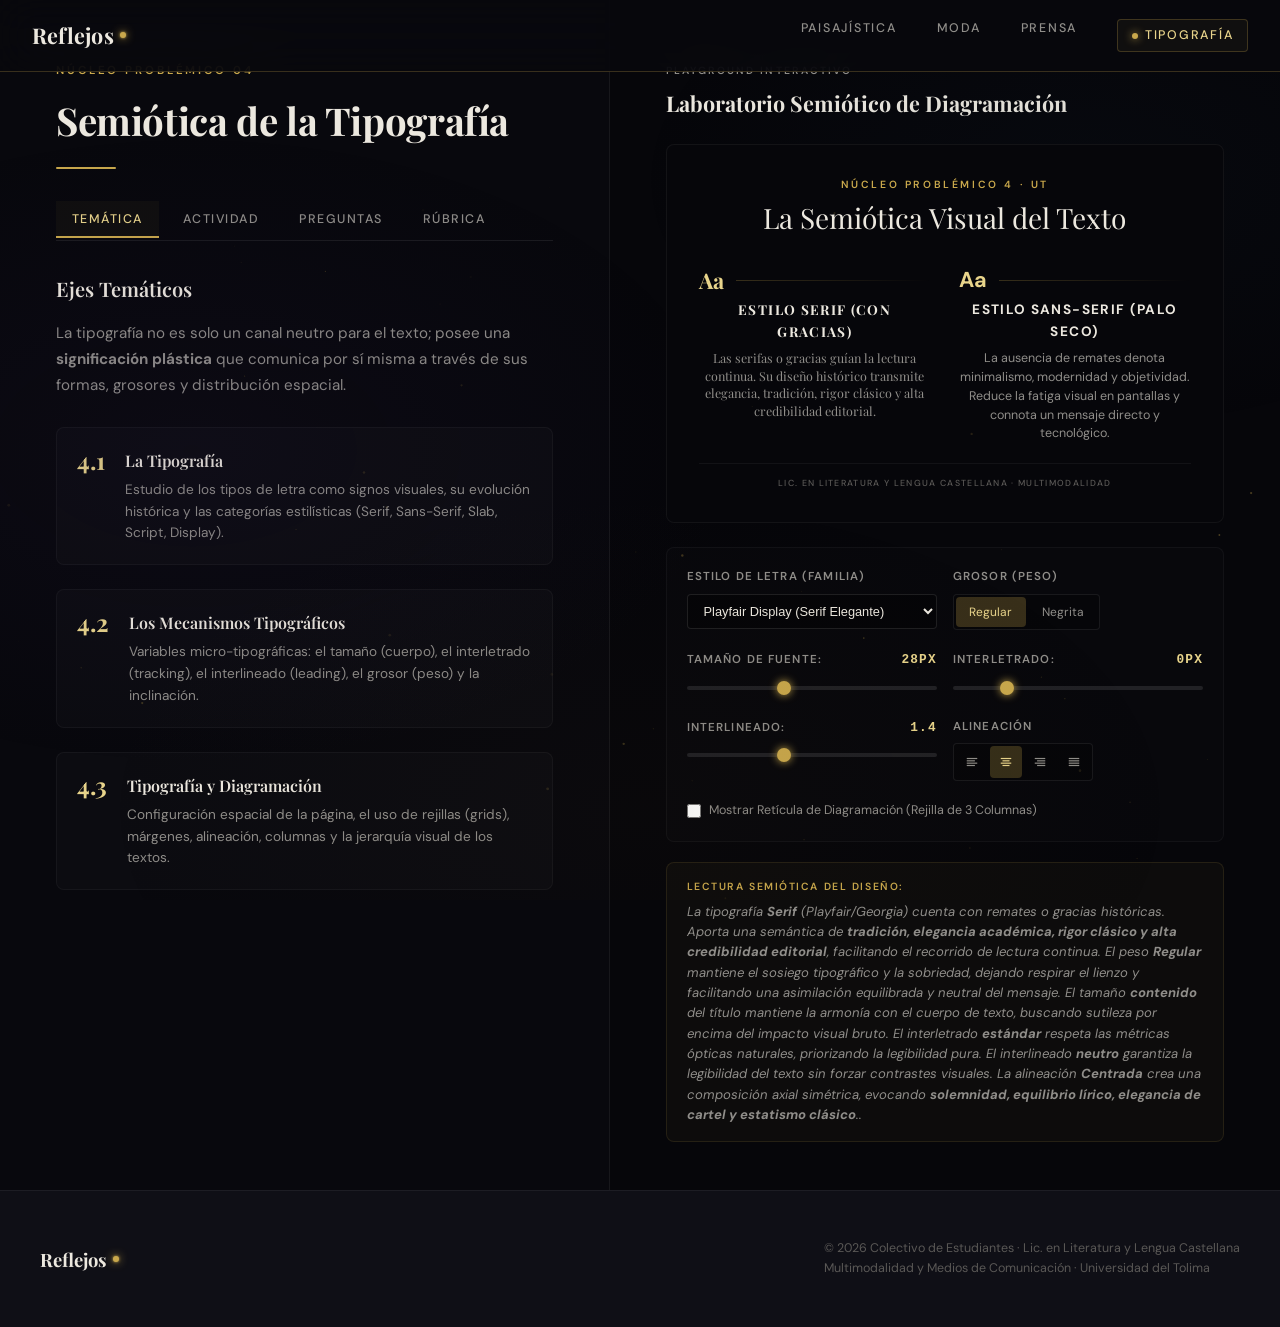
<file: tipografia.html>
<!DOCTYPE html>
<html lang="es">
<head>
    <meta charset="UTF-8">
    <meta name="viewport" content="width=device-width, initial-scale=1.0">
    <title>Taller de Semiótica de la Tipografía — Reflejos</title>

    <!-- SEO -->
    <meta name="description" content="Taller interactivo y laboratorio de semiótica tipográfica para el núcleo problémico 4. Licenciatura en Literatura y Lengua Castellana, Universidad del Tolima.">
    <meta name="author" content="Colectivo de Estudiantes">

    <!-- Fonts -->
    <link rel="preconnect" href="https://fonts.googleapis.com">
    <link rel="preconnect" href="https://fonts.gstatic.com" crossorigin>
    <link href="https://fonts.googleapis.com/css2?family=Playfair+Display:ital,wght@0,400;0,700;0,900;1,400;1,700&family=DM+Sans:ital,wght@0,300;0,400;0,500;0,700;1,300;1,400&display=swap" rel="stylesheet">

    <!-- Styles -->
    <link rel="stylesheet" href="index.css">
</head>
<body class="tipo-body-standalone">

    <!-- Golden floating particles -->
    <canvas id="particleCanvas" aria-hidden="true"></canvas>

    <!-- Ambient background gradients -->
    <div class="ambient-bg" aria-hidden="true"></div>

    <!-- ============================================ -->
    <!-- NAVIGATION                                    -->
    <!-- ============================================ -->
    <nav class="main-nav scrolled" id="mainNav">
        <div class="nav-inner">
            <a href="index.html" class="nav-logo">
                Reflejos<span class="nav-dot"></span>
            </a>
            <div class="nav-links" id="navLinks">
                <a href="index.html#paisajistica" data-sala="01">Paisajística</a>
                <a href="index.html#moda" data-sala="02">Moda</a>
                <a href="index.html#prensa" data-sala="03">Prensa</a>
                <a href="tipografia.html" class="nav-special-link active" data-sala="04">Tipografía</a>
            </div>
        </div>
    </nav>

    <!-- ============================================ -->
    <!-- MAIN WORKSPACE DASHBOARD                     -->
    <!-- ============================================ -->
    <main class="tipo-dashboard-main">
        <div class="tipo-dashboard-panel">
            <div class="tipo-modal-grid">
                <!-- Columna Izquierda: Guía de Aprendizaje -->
                <div class="tipo-guide-panel">
                    <div class="tipo-guide-header">
                        <span class="tipo-guide-subtitle">Núcleo Problémico 04</span>
                        <h2 class="tipo-guide-title">Semiótica de la Tipografía</h2>
                        <div class="tipo-guide-divider"></div>
                    </div>

                    <div class="tipo-tabs" role="tablist">
                        <button class="tipo-tab-btn active" data-tab="tab-tematica" role="tab" aria-selected="true">Temática</button>
                        <button class="tipo-tab-btn" data-tab="tab-actividad" role="tab" aria-selected="false">Actividad</button>
                        <button class="tipo-tab-btn" data-tab="tab-preguntas" role="tab" aria-selected="false">Preguntas</button>
                        <button class="tipo-tab-btn" data-tab="tab-rubrica" role="tab" aria-selected="false">Rúbrica</button>
                    </div>

                    <div class="tipo-tab-contents">
                        <!-- Tab Temática -->
                        <div class="tipo-tab-content active" id="tab-tematica" role="tabpanel">
                            <h3 class="tipo-content-title">Ejes Temáticos</h3>
                            <p class="tipo-content-intro">La tipografía no es solo un canal neutro para el texto; posee una <strong>significación plástica</strong> que comunica por sí misma a través de sus formas, grosores y distribución espacial.</p>
                            
                            <ul class="tipo-topic-list">
                                <li>
                                    <span class="topic-num">4.1</span>
                                    <div class="topic-info">
                                        <h4>La Tipografía</h4>
                                        <p>Estudio de los tipos de letra como signos visuales, su evolución histórica y las categorías estilísticas (Serif, Sans-Serif, Slab, Script, Display).</p>
                                    </div>
                                </li>
                                <li>
                                    <span class="topic-num">4.2</span>
                                    <div class="topic-info">
                                        <h4>Los Mecanismos Tipográficos</h4>
                                        <p>Variables micro-tipográficas: el tamaño (cuerpo), el interletrado (tracking), el interlineado (leading), el grosor (peso) y la inclinación.</p>
                                    </div>
                                </li>
                                <li>
                                    <span class="topic-num">4.3</span>
                                    <div class="topic-info">
                                        <h4>Tipografía y Diagramación</h4>
                                        <p>Configuración espacial de la página, el uso de rejillas (grids), márgenes, alineación, columnas y la jerarquía visual de los textos.</p>
                                    </div>
                                </li>
                            </ul>
                        </div>

                        <!-- Tab Actividad -->
                        <div class="tipo-tab-content" id="tab-actividad" role="tabpanel">
                            <h3 class="tipo-content-title">Orientaciones Tutoría 4</h3>
                            <div class="tipo-message-box">
                                <p><em>"Apreciad@s estudiantes y futuros profesionales de la educación. Reciban un cordial y afectuoso saludo de paz y bienestar."</em></p>
                            </div>
                            
                            <h4 class="tipo-section-subtitle">Instrucciones de Trabajo:</h4>
                            <ol class="tipo-steps-list">
                                <li><strong>Lectura y Consulta:</strong> Analizar el material suministrado y realizar búsquedas sobre la temática para tomar apuntes reflexivos de cara a la tutoría presencial.</li>
                                <li><strong>Actividad Práctica:</strong> Elaborar un producto gráfico diseñado por el <strong>CIPAS</strong> (ej. cartel, infografía, afiche, periódico, revista, folleto, catálogo o página editorial).</li>
                            </ol>

                            <div class="tipo-alert-box warning">
                                <span class="tipo-alert-icon">⚠</span>
                                <div class="tipo-alert-body">
                                    <strong>Recordatorio Importante:</strong>
                                    <p>Queda pendiente la actividad de fotografía correspondiente a la tutoría 3 para ser presentada en este próximo encuentro.</p>
                                </div>
                            </div>

                            <h4 class="tipo-section-subtitle">Referencias Bibliográficas:</h4>
                            <ul class="tipo-ref-list">
                                <li>
                                    <span class="ref-icon">📖</span>
                                    <div>
                                        <strong>Pérez, N. (2010)</strong>. <em>"Apuntes sobre semiótica en tipografía"</em>. Revista S. Bucaramanga, 4, p. 11-27.
                                    </div>
                                </li>
                                <li>
                                    <span class="ref-icon">📖</span>
                                    <div>
                                        <strong>Pérez, N. (2011)</strong>. <em>"Significación plástica de la tipografía desde la mirada de la semiótica visual"</em>. Revista KEPES, 8(7), p. 269-288.
                                    </div>
                                </li>
                            </ul>
                        </div>

                        <!-- Tab Preguntas -->
                        <div class="tipo-tab-content" id="tab-preguntas" role="tabpanel">
                            <h3 class="tipo-content-title">Preguntas Generadoras</h3>
                            <p class="tipo-content-intro">Usa este espacio para reflexionar y redactar tus apuntes para la tutoría. Tus respuestas se guardarán de forma local y podrás descargarlas.</p>
                            
                            <div class="tipo-qa-form">
                                <div class="tipo-qa-group">
                                    <label for="q1">1. ¿Qué es la tipografía?</label>
                                    <textarea id="q1" placeholder="Escribe tu reflexión aquí..."></textarea>
                                </div>
                                <div class="tipo-qa-group">
                                    <label for="q2">2. ¿Cuáles son los elementos constitutivos de la tipografía?</label>
                                    <textarea id="q2" placeholder="Escribe tu reflexión aquí..."></textarea>
                                </div>
                                <div class="tipo-qa-group">
                                    <label for="q3">3. ¿Qué lugar ocupa la tipografía en la diagramación de un texto?</label>
                                    <textarea id="q3" placeholder="Escribe tu reflexión aquí..."></textarea>
                                </div>
                                <div class="tipo-qa-actions">
                                    <button type="button" class="tipo-btn tipo-btn--secondary" id="btnSaveDraft">Guardar Borrador</button>
                                    <button type="button" class="tipo-btn tipo-btn--primary" id="btnDownloadNotes">
                                        <svg viewBox="0 0 24 24" width="16" height="16" fill="none" stroke="currentColor" stroke-width="2" style="margin-right:6px;"><path d="M21 15v4a2 2 0 0 1-2 2H5a2 2 0 0 1-2-2v-4"></path><polyline points="7 10 12 15 17 10"></polyline><line x1="12" y1="15" x2="12" y2="3"></line></svg>
                                        Descargar Apuntes (.txt)
                                    </button>
                                </div>
                            </div>
                        </div>

                        <!-- Tab Rúbrica -->
                        <div class="tipo-tab-content" id="tab-rubrica" role="tabpanel">
                            <h3 class="tipo-content-title">Rúbrica de Evaluación</h3>
                            <p class="tipo-content-intro">Aspectos que se tendrán en cuenta para la valoración del trabajo individual y grupal (CIPAS) durante la socialización presencial.</p>
                            
                            <div class="tipo-rubric-grid">
                                <div class="tipo-rubric-card">
                                    <span class="rubric-score">✓</span>
                                    <h4>Participación y Argumentación</h4>
                                    <p>Calidad y rigor de las intervenciones del CIPAS en el encuentro presencial.</p>
                                </div>
                                <div class="tipo-rubric-card">
                                    <span class="rubric-score">✓</span>
                                    <h4>Apropiación Temática</h4>
                                    <p>Demostrar apropiación de la tipografía y su rol en la diagramación.</p>
                                </div>
                                <div class="tipo-rubric-card">
                                    <span class="rubric-score">✓</span>
                                    <h4>Sustentación y Autoevaluación</h4>
                                    <p>Capacidad para sustentar los aprendizajes adquiridos y autoevaluarse.</p>
                                </div>
                                <div class="tipo-rubric-card">
                                    <span class="rubric-score">✓</span>
                                    <h4>Aporte Crítico y Creatividad</h4>
                                    <p>Profundidad conceptual en los comentarios y diseño creativo del producto.</p>
                                </div>
                            </div>
                        </div>
                    </div>
                </div>

                <!-- Columna Derecha: Laboratorio de Tipografía -->
                <div class="tipo-lab-panel">
                    <div class="tipo-lab-header">
                        <span class="tipo-lab-subtitle">Playground Interactivo</span>
                        <h3 class="tipo-lab-title">Laboratorio Semiótico de Diagramación</h3>
                    </div>

                    <!-- El Lienzo (Live Preview) -->
                    <div class="tipo-preview-canvas" id="tipoPreviewCanvas">
                        <!-- Column Grids overlayed -->
                        <div class="tipo-grid-overlay" id="tipoGridOverlay">
                            <span></span>
                            <span></span>
                            <span></span>
                        </div>
                        
                        <!-- Visual poster mockup content -->
                        <div class="tipo-poster-mockup" id="tipoPosterMockup">
                            <!-- Cabecera de la infografía -->
                            <header class="tipo-info-header">
                                <span class="tipo-info-tag tipo-poster-tag" id="tipoPreviewTag">NÚCLEO PROBLÉMICO 4 · UT</span>
                                <h1 class="tipo-info-title tipo-poster-title" id="tipoPreviewTitle">La Semiótica Visual del Texto</h1>
                            </header>
                            
                            <!-- Cuerpo estructurado en columnas de infografía -->
                            <div class="tipo-info-grid">
                                <!-- Bloque 1: Estilo Serif -->
                                <div class="tipo-info-block tipo-info-block--serif">
                                    <div class="tipo-info-num-wrap">
                                        <span class="tipo-info-num" style="font-family: var(--font-display), Georgia, serif;">Aa</span>
                                        <span class="tipo-info-line"></span>
                                    </div>
                                    <h4 class="tipo-info-block-title">Estilo Serif (Con Gracias)</h4>
                                    <p class="tipo-info-block-text tipo-poster-body" id="tipoPreviewBody">
                                        Las serifas o gracias guían la lectura continua. Su diseño histórico transmite elegancia, tradición, rigor clásico y alta credibilidad editorial.
                                    </p>
                                </div>
                                
                                <!-- Bloque 2: Estilo Sans-Serif -->
                                <div class="tipo-info-block tipo-info-block--sans">
                                    <div class="tipo-info-num-wrap">
                                        <span class="tipo-info-num" style="font-family: var(--font-body), 'DM Sans', sans-serif;">Aa</span>
                                        <span class="tipo-info-line"></span>
                                    </div>
                                    <h4 class="tipo-info-block-title">Estilo Sans-Serif (Palo Seco)</h4>
                                    <p class="tipo-info-block-text">
                                        La ausencia de remates denota minimalismo, modernidad y objetividad. Reduce la fatiga visual en pantallas y connota un mensaje directo y tecnológico.
                                    </p>
                                </div>
                            </div>

                            <!-- Pie de la infografía -->
                            <footer class="tipo-info-footer">
                                <span class="tipo-info-source tipo-poster-source" id="tipoPreviewSource">LIC. EN LITERATURA Y LENGUA CASTELLANA · MULTIMODALIDAD</span>
                            </footer>
                        </div>
                    </div>

                    <!-- Los Controles -->
                    <div class="tipo-controls-panel">
                        <div class="tipo-control-row">
                            <div class="tipo-control-group">
                                <label for="ctrlFont">Estilo de Letra (Familia)</label>
                                <select id="ctrlFont">
                                    <option value="var(--font-display)">Playfair Display (Serif Elegante)</option>
                                    <option value="var(--font-body)">DM Sans (Sans-Serif Moderna)</option>
                                    <option value="'Courier New', monospace">Courier (Slab-Serif Mecánica)</option>
                                    <option value="'Georgia', serif">Georgia (Editorial Tradicional)</option>
                                    <option value="'Trebuchet MS', sans-serif">Trebuchet (Funcional/Limpia)</option>
                                </select>
                            </div>
                            
                            <div class="tipo-control-group">
                                <label>Grosor (Peso)</label>
                                <div class="tipo-toggle-buttons">
                                    <button type="button" class="tipo-toggle-btn active" data-weight="400">Regular</button>
                                    <button type="button" class="tipo-toggle-btn" data-weight="700">Negrita</button>
                                </div>
                            </div>
                        </div>

                        <div class="tipo-control-row">
                            <div class="tipo-control-group">
                                <label for="ctrlSize">Tamaño de Fuente: <span class="ctrl-val-display" id="valSize">28px</span></label>
                                <input type="range" id="ctrlSize" min="18" max="44" value="28">
                            </div>
                            
                            <div class="tipo-control-group">
                                <label for="ctrlSpacing">Interletrado: <span class="ctrl-val-display" id="valSpacing">0px</span></label>
                                <input type="range" id="ctrlSpacing" min="-2" max="8" value="0" step="0.5">
                            </div>
                        </div>

                        <div class="tipo-control-row">
                            <div class="tipo-control-group">
                                <label for="ctrlLeading">Interlineado: <span class="ctrl-val-display" id="valLeading">1.4</span></label>
                                <input type="range" id="ctrlLeading" min="0.9" max="2.2" value="1.4" step="0.1">
                            </div>
                            
                            <div class="tipo-control-group">
                                <label>Alineación</label>
                                <div class="tipo-align-buttons">
                                    <button type="button" class="tipo-align-btn" data-align="left" title="Izquierda">
                                        <svg width="14" height="14" viewBox="0 0 24 24" fill="none" stroke="currentColor" stroke-width="2"><line x1="17" y1="10" x2="3" y2="10"></line><line x1="21" y1="6" x2="3" y2="6"></line><line x1="21" y1="14" x2="3" y2="14"></line><line x1="17" y1="18" x2="3" y2="18"></line></svg>
                                    </button>
                                    <button type="button" class="tipo-align-btn active" data-align="center" title="Centrado">
                                        <svg width="14" height="14" viewBox="0 0 24 24" fill="none" stroke="currentColor" stroke-width="2"><line x1="18" y1="10" x2="6" y2="10"></line><line x1="21" y1="6" x2="3" y2="6"></line><line x1="21" y1="14" x2="3" y2="14"></line><line x1="18" y1="18" x2="6" y2="18"></line></svg>
                                    </button>
                                    <button type="button" class="tipo-align-btn" data-align="right" title="Derecha">
                                        <svg width="14" height="14" viewBox="0 0 24 24" fill="none" stroke="currentColor" stroke-width="2"><line x1="21" y1="10" x2="7" y2="10"></line><line x1="21" y1="6" x2="3" y2="6"></line><line x1="21" y1="14" x2="3" y2="14"></line><line x1="21" y1="18" x2="7" y2="18"></line></svg>
                                    </button>
                                    <button type="button" class="tipo-align-btn" data-align="justify" title="Justificado">
                                        <svg width="14" height="14" viewBox="0 0 24 24" fill="none" stroke="currentColor" stroke-width="2"><line x1="21" y1="10" x2="3" y2="10"></line><line x1="21" y1="6" x2="3" y2="6"></line><line x1="21" y1="14" x2="3" y2="14"></line><line x1="21" y1="18" x2="3" y2="18"></line></svg>
                                    </button>
                                </div>
                            </div>
                        </div>

                        <div class="tipo-control-row">
                            <div class="tipo-control-group tipo-control-group--full">
                                <div class="tipo-checkbox-wrapper">
                                    <input type="checkbox" id="ctrlGrid" class="tipo-checkbox">
                                    <label for="ctrlGrid" class="tipo-checkbox-label">Mostrar Retícula de Diagramación (Rejilla de 3 Columnas)</label>
                                </div>
                            </div>
                        </div>
                    </div>

                    <!-- El Mensaje Semiótico Dinámico -->
                    <div class="tipo-semiotic-explanation">
                        <span class="ex-label">Lectura Semiótica del Diseño:</span>
                        <p id="tipoSemioticText" class="ex-body">Cargando interpretación...</p>
                    </div>
                </div>
            </div>
        </div>
    </main>

    <!-- ============================================ -->
    <!-- FOOTER                                        -->
    <!-- ============================================ -->
    <footer class="main-footer">
        <div class="container">
            <div class="footer-brand">
                Reflejos<span class="nav-dot"></span>
            </div>
            <p class="footer-copy">
                &copy; 2026 Colectivo de Estudiantes · Lic. en Literatura y Lengua Castellana<br>
                Multimodalidad y Medios de Comunicación · Universidad del Tolima
            </p>
        </div>
    </footer>

    <!-- App Logic -->
    <script src="tipografia.js"></script>
</body>
</html>
</file>
<file: index.css>
/* ================================================================
   REFLEJOS — GALERÍA DE ARTE INMERSIVA
   Sistema de Diseño Premium · Portafolio Fotográfico INEM Cali
   ================================================================ */

@import url('https://fonts.googleapis.com/css2?family=Playfair+Display:ital,wght@0,400;0,700;0,900;1,400;1,700&family=DM+Sans:ital,wght@0,300;0,400;0,500;0,700;1,300;1,400&display=swap');

/* ==========================================================================
   DESIGN TOKENS
   ========================================================================== */
:root {
    /* Backgrounds — Deep blue-black for gallery ambiance */
    --bg-deep: #08080d;
    --bg-surface: #0f0f16;
    --bg-card: #14141e;
    --bg-elevated: #1a1a28;

    /* Gold Palette — Champagne to antique gold */
    --gold: #c9a84c;
    --gold-light: #e8d48b;
    --gold-pale: #f0e6c0;
    --gold-dim: #8a7535;
    --gold-glow: rgba(201, 168, 76, 0.12);
    --gold-border: rgba(201, 168, 76, 0.25);

    /* Text — Warm ivory tones */
    --text-primary: #ece8df;
    --text-secondary: #908e8a;
    --text-muted: #5a5856;

    /* Category Accents */
    --cat-paisaje: #6db88a;
    --cat-moda: #c98aaa;
    --cat-prensa: #7a9dbe;

    /* Borders */
    --border: rgba(255, 255, 255, 0.06);
    --border-hover: rgba(255, 255, 255, 0.12);

    /* Typography */
    --font-display: 'Playfair Display', Georgia, 'Times New Roman', serif;
    --font-body: 'DM Sans', -apple-system, 'Segoe UI', sans-serif;

    /* Layout */
    --container-max: 1400px;
    --container-narrow: 780px;
    --nav-height: 72px;

    /* Radius */
    --radius-sm: 4px;
    --radius-md: 8px;
    --radius-lg: 16px;
    --radius-xl: 24px;

    /* Transitions */
    --ease-out: cubic-bezier(0.16, 1, 0.3, 1);
    --ease-bounce: cubic-bezier(0.34, 1.56, 0.64, 1);
    --t-fast: 0.25s var(--ease-out);
    --t-smooth: 0.6s var(--ease-out);
    --t-slow: 1s var(--ease-out);
}

/* ==========================================================================
   RESET & BASE
   ========================================================================== */
*, *::before, *::after {
    margin: 0;
    padding: 0;
    box-sizing: border-box;
}

html {
    scroll-behavior: smooth;
}

body {
    background: var(--bg-deep);
    color: var(--text-primary);
    font-family: var(--font-body);
    line-height: 1.6;
    overflow-x: hidden;
    -webkit-font-smoothing: antialiased;
    -moz-osx-font-smoothing: grayscale;
}

img {
    display: block;
    max-width: 100%;
}

button {
    font-family: inherit;
    border: none;
    background: none;
    cursor: pointer;
    color: inherit;
}

a {
    color: inherit;
    text-decoration: none;
}

h1, h2, h3, h4 {
    font-family: var(--font-display);
    font-weight: 700;
}

/* ==========================================================================
   CUSTOM SCROLLBAR — Gold accent
   ========================================================================== */
::-webkit-scrollbar {
    width: 5px;
}
::-webkit-scrollbar-track {
    background: var(--bg-deep);
}
::-webkit-scrollbar-thumb {
    background: var(--gold-dim);
    border-radius: 3px;
}
::-webkit-scrollbar-thumb:hover {
    background: var(--gold);
}

/* ==========================================================================
   AMBIENT BACKGROUND — Subtle color zones for depth
   ========================================================================== */
.ambient-bg {
    position: fixed;
    inset: 0;
    z-index: 0;
    pointer-events: none;
    background:
        radial-gradient(ellipse 60% 50% at 15% 50%, rgba(40, 25, 70, 0.12) 0%, transparent 70%),
        radial-gradient(ellipse 50% 40% at 85% 20%, rgba(25, 50, 70, 0.08) 0%, transparent 70%),
        radial-gradient(ellipse 60% 50% at 50% 90%, rgba(70, 50, 20, 0.06) 0%, transparent 70%);
}

/* ==========================================================================
   LAYOUT CONTAINERS
   ========================================================================== */
.container {
    width: 100%;
    max-width: var(--container-max);
    margin: 0 auto;
    padding: 0 1.5rem;
}

.container-narrow {
    width: 100%;
    max-width: var(--container-narrow);
    margin: 0 auto;
    padding: 0 1.5rem;
}

@media (min-width: 768px) {
    .container { padding: 0 2.5rem; }
    .container-narrow { padding: 0 2.5rem; }
}

/* ==========================================================================
   PARTICLE CANVAS
   ========================================================================== */
#particleCanvas {
    position: fixed;
    top: 0;
    left: 0;
    width: 100%;
    height: 100%;
    z-index: 1;
    pointer-events: none;
}

/* ==========================================================================
   NAVIGATION — Glassmorphism with gold accent
   ========================================================================== */
.main-nav {
    position: fixed;
    top: 0;
    left: 0;
    right: 0;
    height: var(--nav-height);
    z-index: 100;
    transition: background 0.5s, backdrop-filter 0.5s, border-color 0.5s;
    border-bottom: 1px solid transparent;
}

.main-nav.scrolled {
    background: rgba(8, 8, 13, 0.88);
    backdrop-filter: blur(20px) saturate(180%);
    -webkit-backdrop-filter: blur(20px) saturate(180%);
    border-bottom-color: var(--gold-border);
}

.nav-inner {
    max-width: var(--container-max);
    margin: 0 auto;
    padding: 0 2rem;
    height: 100%;
    display: flex;
    justify-content: space-between;
    align-items: center;
}

.nav-logo {
    font-family: var(--font-display);
    font-size: 1.35rem;
    font-weight: 700;
    letter-spacing: 0.01em;
    color: var(--text-primary);
    display: inline-flex;
    align-items: center;
    gap: 0.4rem;
    transition: color var(--t-fast);
}

.nav-logo:hover {
    color: var(--gold-light);
}

.nav-dot {
    width: 6px;
    height: 6px;
    background: var(--gold);
    border-radius: 50%;
    box-shadow: 0 0 10px var(--gold), 0 0 3px var(--gold);
    display: inline-block;
}

.nav-links {
    display: flex;
    gap: 1rem;
}

@media (min-width: 640px) {
    .nav-links {
        gap: 2.5rem;
    }
}

.nav-links a {
    font-size: 0.78rem;
    font-weight: 500;
    text-transform: uppercase;
    letter-spacing: 0.14em;
    color: var(--text-secondary);
    transition: color var(--t-fast);
    position: relative;
    padding-bottom: 2px;
}

.nav-links a::after {
    content: '';
    position: absolute;
    bottom: -2px;
    left: 0;
    width: 0;
    height: 1px;
    background: var(--gold);
    transition: width 0.4s var(--ease-out);
}

.nav-links a:hover {
    color: var(--gold-light);
}

.nav-links a:hover::after {
    width: 100%;
}

/* ==========================================================================
   HERO — Cinematic full-screen entrance
   ========================================================================== */
.hero {
    position: relative;
    height: 100vh;
    height: 100dvh;
    min-height: 550px;
    display: flex;
    flex-direction: column;
    align-items: center;
    justify-content: center;
    overflow: hidden;
    z-index: 2;
}

/* Background image with parallax */
.hero-bg {
    position: absolute;
    inset: -20%;
    background-image: url('paisajistica_camino_general_oscuro.jpeg');
    background-size: cover;
    background-position: center 40%;
    filter: brightness(0.18) saturate(0.5);
    will-change: transform;
    z-index: 0;
}

/* Dark gradient overlay */
.hero-overlay {
    position: absolute;
    inset: 0;
    z-index: 1;
    background: linear-gradient(
        to bottom,
        rgba(8, 8, 13, 0.5) 0%,
        rgba(8, 8, 13, 0.15) 30%,
        rgba(8, 8, 13, 0.25) 60%,
        rgba(8, 8, 13, 1) 100%
    );
}

/* Vignette for cinematic depth */
.hero-vignette {
    position: absolute;
    inset: 0;
    z-index: 2;
    background: radial-gradient(
        ellipse 70% 60% at center 45%,
        transparent 10%,
        rgba(8, 8, 13, 0.65) 100%
    );
}

/* Content */
.hero-content {
    position: relative;
    z-index: 3;
    text-align: center;
    padding: 0 1.5rem;
}

/* Badge */
.hero-badge {
    display: inline-flex;
    align-items: center;
    gap: 1rem;
    font-family: var(--font-body);
    font-size: 0.72rem;
    font-weight: 500;
    text-transform: uppercase;
    letter-spacing: 0.25em;
    color: var(--gold);
    margin-bottom: 2.5rem;
}

.gold-line-h {
    display: inline-block;
    width: 36px;
    height: 1px;
    background: linear-gradient(90deg, transparent, var(--gold), transparent);
}

@media (min-width: 768px) {
    .gold-line-h { width: 60px; }
}

/* Title */
.hero-title {
    margin-bottom: 1.5rem;
}

.title-line {
    display: block;
    font-family: var(--font-display);
    line-height: 1.05;
    font-size: clamp(2.8rem, 9vw, 7rem);
    color: var(--text-primary);
    font-weight: 400;
    letter-spacing: -0.02em;
}

.title-line.title-accent {
    font-weight: 900;
    font-style: italic;
    background: linear-gradient(
        135deg,
        var(--gold-pale) 0%,
        var(--gold-light) 25%,
        var(--gold) 50%,
        var(--gold-dim) 100%
    );
    -webkit-background-clip: text;
    -webkit-text-fill-color: transparent;
    background-clip: text;
    filter: drop-shadow(0 2px 12px rgba(201, 168, 76, 0.2));
}

/* Tagline */
.hero-tagline {
    font-family: var(--font-display);
    font-size: clamp(1rem, 2.5vw, 1.5rem);
    color: var(--text-secondary);
    font-weight: 400;
    letter-spacing: 0.1em;
}

/* Hero entrance animations */
.anim-hero {
    opacity: 0;
    transform: translateY(35px);
    transition: opacity 1.2s var(--ease-out), transform 1.2s var(--ease-out);
}

.anim-hero.visible {
    opacity: 1;
    transform: translateY(0);
}

/* Scroll indicator */
.scroll-cue {
    position: absolute;
    bottom: 2.5rem;
    left: 50%;
    transform: translateX(-50%);
    z-index: 3;
    display: flex;
    flex-direction: column;
    align-items: center;
    gap: 0.6rem;
    color: var(--text-muted);
    font-size: 0.65rem;
    text-transform: uppercase;
    letter-spacing: 0.2em;
    font-weight: 500;
}

.scroll-arrow {
    color: var(--gold-dim);
    animation: bounceDown 2.5s ease-in-out infinite;
}

@keyframes bounceDown {
    0%, 100% { transform: translateY(0); opacity: 0.5; }
    50% { transform: translateY(10px); opacity: 1; }
}

/* ==========================================================================
   STATEMENT — Artistic manifesto
   ========================================================================== */
.statement {
    padding: 7rem 0 5rem;
    position: relative;
    z-index: 2;
}

.ornament {
    text-align: center;
    color: var(--gold-dim);
    font-size: 1rem;
    margin: 1.5rem 0;
    opacity: 0.5;
    letter-spacing: 0.3em;
}

.statement-text {
    font-family: var(--font-display);
    font-size: clamp(1.15rem, 2.8vw, 1.65rem);
    line-height: 1.8;
    text-align: center;
    color: var(--text-secondary);
    font-weight: 400;
    font-style: italic;
}

.statement-text strong {
    color: var(--gold-light);
    font-weight: 700;
    font-style: normal;
}

/* ==========================================================================
   PROJECT INFO — Institutional data cards (Museum Plaque Style)
   ========================================================================== */
.project-info {
    padding: 3rem 0 5rem;
    position: relative;
    z-index: 2;
}

.info-grid {
    display: grid;
    grid-template-columns: 1fr;
    gap: 1.5rem;
}

@media (min-width: 600px) {
    .info-grid {
        grid-template-columns: repeat(2, 1fr);
    }
}

@media (min-width: 1024px) {
    .info-grid {
        grid-template-columns: repeat(4, 1fr);
    }
}

.info-card {
    background: linear-gradient(180deg, rgba(20, 20, 30, 0.4) 0%, rgba(10, 10, 16, 0.6) 100%);
    backdrop-filter: blur(12px);
    -webkit-backdrop-filter: blur(12px);
    border: 1px solid rgba(201, 168, 76, 0.12);
    border-radius: 4px;
    padding: 2.5rem 2rem;
    position: relative;
    overflow: hidden;
    transition: all var(--t-smooth);
    display: flex;
    flex-direction: column;
}

/* Top gold accent line */
.info-card::before {
    content: '';
    position: absolute;
    top: 0;
    left: 0;
    right: 0;
    height: 2px;
    background: linear-gradient(90deg, transparent, var(--gold-dim), transparent);
    opacity: 0.5;
    transition: opacity var(--t-fast), background var(--t-fast);
}

.info-card:hover {
    border-color: rgba(201, 168, 76, 0.35);
    box-shadow: 0 15px 40px rgba(0, 0, 0, 0.5), inset 0 0 30px rgba(201, 168, 76, 0.03);
    transform: translateY(-6px);
}

.info-card:hover::before {
    opacity: 1;
    background: linear-gradient(90deg, transparent, var(--gold-light), transparent);
}

.info-label {
    display: block;
    font-family: var(--font-body);
    font-size: 0.65rem;
    text-transform: uppercase;
    letter-spacing: 0.2em;
    color: var(--gold-dim);
    margin-bottom: 1.25rem;
    font-weight: 600;
}

.info-value {
    display: block;
    font-family: var(--font-display);
    font-size: 1.15rem;
    color: var(--text-primary);
    font-weight: 400;
    line-height: 1.55;
    letter-spacing: 0.02em;
}

.gold-text {
    display: block;
    margin-top: 0.6rem;
    font-family: var(--font-body);
    font-size: 0.85rem;
    color: var(--gold);
    font-style: italic;
    font-weight: 400;
    letter-spacing: 0.03em;
}

/* ==========================================================================
   SALA DIVIDERS — Ornamental separators between gallery rooms
   ========================================================================== */
.sala-divider {
    display: flex;
    align-items: center;
    justify-content: center;
    gap: 1.5rem;
    padding: 2rem 2rem;
    position: relative;
    z-index: 2;
}

.divider-line {
    width: 80px;
    height: 1px;
    background: linear-gradient(90deg, transparent, var(--gold-dim), transparent);
}

.divider-ornament {
    color: var(--gold-dim);
    font-size: 0.55rem;
    opacity: 0.6;
}

/* ==========================================================================
   GALLERY "SALA" (ROOM) — Each category section
   ========================================================================== */
.sala {
    padding: 4rem 0 6rem;
    position: relative;
    z-index: 2;
}

.sala-header {
    text-align: center;
    margin-bottom: 3.5rem;
}

.sala-number {
    display: block;
    font-family: var(--font-body);
    font-size: 0.7rem;
    font-weight: 500;
    text-transform: uppercase;
    letter-spacing: 0.25em;
    color: var(--gold-dim);
    margin-bottom: 0.75rem;
}

.sala-title {
    font-family: var(--font-display);
    font-size: clamp(2.2rem, 5vw, 3.8rem);
    font-weight: 700;
    color: var(--text-primary);
    margin-bottom: 1.25rem;
    letter-spacing: -0.01em;
}

.gold-divider {
    width: 50px;
    height: 2px;
    background: linear-gradient(90deg, var(--gold-dim), var(--gold), var(--gold-dim));
    margin: 0 auto 1.25rem;
    border-radius: 1px;
}

.sala-desc {
    font-size: 1rem;
    color: var(--text-secondary);
    max-width: 560px;
    margin: 0 auto;
    font-weight: 300;
    line-height: 1.7;
}

/* ==========================================================================
   PHOTO GRID — Gallery card layouts
   ========================================================================== */
.photo-grid {
    display: grid;
    grid-template-columns: 1fr;
    gap: 1.25rem;
}

@media (min-width: 640px) {
    .photo-grid {
        grid-template-columns: repeat(2, 1fr);
        gap: 1.5rem;
    }
}

@media (min-width: 1100px) {
    .photo-grid {
        grid-template-columns: repeat(3, 1fr);
    }
}

/* Moda grid — only 2 items, showcase large */
.photo-grid--moda {
    grid-template-columns: 1fr;
    max-width: 1000px;
    margin: 0 auto;
}

@media (min-width: 768px) {
    .photo-grid--moda {
        grid-template-columns: repeat(2, 1fr);
    }
}

/* ==========================================================================
   PHOTO CARD — Individual gallery item
   ========================================================================== */
.photo-card {
    position: relative;
    border-radius: var(--radius-md);
    overflow: hidden;
    cursor: pointer;
    background: var(--bg-card);
    border: 1px solid var(--border);
    transition:
        transform 0.5s var(--ease-out),
        box-shadow 0.5s var(--ease-out),
        border-color 0.5s var(--ease-out);
}

/* Featured cards span 2 columns on desktop */
.photo-card.featured {
    grid-column: span 1;
}

@media (min-width: 640px) {
    .photo-card.featured {
        grid-column: span 2;
    }
}

/* Hover — Gold glow effect */
.photo-card:hover {
    transform: translateY(-5px);
    box-shadow:
        0 0 0 1px rgba(201, 168, 76, 0.15),
        0 0 50px rgba(201, 168, 76, 0.07),
        0 25px 60px rgba(0, 0, 0, 0.45);
    border-color: rgba(201, 168, 76, 0.2);
}

/* Image wrapper */
.card-img-wrap {
    position: relative;
    width: 100%;
    padding-bottom: 100%;
    overflow: hidden;
}

.photo-card.featured .card-img-wrap {
    padding-bottom: 56%;
}

.photo-card.panoramic .card-img-wrap {
    padding-bottom: 56%;
}

.card-img-wrap img {
    position: absolute;
    inset: 0;
    width: 100%;
    height: 100%;
    object-fit: cover;
    transition: transform 0.8s var(--ease-out), filter 0.8s var(--ease-out);
}

.photo-card:hover .card-img-wrap img {
    transform: scale(1.06);
    filter: brightness(1.05);
}

/* Hover overlay with info */
.card-hover-overlay {
    position: absolute;
    inset: 0;
    background: linear-gradient(
        to top,
        rgba(8, 8, 13, 0.95) 0%,
        rgba(8, 8, 13, 0.5) 35%,
        rgba(8, 8, 13, 0.05) 65%,
        transparent 100%
    );
    display: flex;
    flex-direction: column;
    justify-content: flex-end;
    padding: 1.25rem;
    opacity: 0;
    transition: opacity 0.5s var(--ease-out);
}

.photo-card:hover .card-hover-overlay {
    opacity: 1;
}

/* Hover action overlay inside image */
.card-hover-action {
    margin-top: 1.5rem;
    display: flex;
    align-items: center;
    gap: 0.5rem;
    font-size: 0.75rem;
    text-transform: uppercase;
    letter-spacing: 0.15em;
    color: var(--gold);
    font-weight: 600;
    opacity: 0;
    transform: translateY(10px);
    transition: all 0.4s var(--ease-out) 0.1s;
}

.photo-card:hover .card-hover-action {
    opacity: 1;
    transform: translateY(0);
}

/* Category badge */
.card-badge {
    display: inline-flex;
    align-self: flex-start;
    padding: 0.25rem 0.7rem;
    font-size: 0.6rem;
    text-transform: uppercase;
    letter-spacing: 0.1em;
    font-weight: 600;
    border-radius: 2px;
    margin-bottom: 0.6rem;
}

.badge--paisajistica {
    background: rgba(109, 184, 138, 0.12);
    color: var(--cat-paisaje);
    border: 1px solid rgba(109, 184, 138, 0.25);
}

.badge--moda {
    background: rgba(201, 138, 170, 0.12);
    color: var(--cat-moda);
    border: 1px solid rgba(201, 138, 170, 0.25);
}

.badge--prensa {
    background: rgba(122, 157, 190, 0.12);
    color: var(--cat-prensa);
    border: 1px solid rgba(122, 157, 190, 0.25);
}

/* Card hover text */
.card-hover-title {
    font-family: var(--font-display);
    font-size: 1.15rem;
    font-weight: 700;
    color: var(--text-primary);
    margin-bottom: 0.25rem;
}

.card-hover-meta {
    font-size: 0.78rem;
    color: var(--text-secondary);
    font-weight: 300;
}

/* Static info strip below image */
.card-info {
    padding: 1rem 1.2rem;
    border-top: 1px solid var(--border);
    display: flex;
    justify-content: space-between;
    align-items: center;
    gap: 1rem;
}

.card-info-text {
    flex: 1;
}

.card-action-btn {
    display: flex;
    align-items: center;
    gap: 0.4rem;
    font-size: 0.65rem;
    text-transform: uppercase;
    letter-spacing: 0.15em;
    color: var(--gold-dim);
    font-weight: 600;
    transition: color var(--t-fast);
}

.photo-card:hover .card-action-btn {
    color: var(--gold-light);
}

.card-info-title {
    font-family: var(--font-display);
    font-size: 0.95rem;
    font-weight: 600;
    color: var(--text-primary);
    margin-bottom: 0.15rem;
}

.card-info-meta {
    font-size: 0.72rem;
    color: var(--text-muted);
    font-weight: 400;
}

/* ==========================================================================
   LIGHTBOX — Premium full-screen photo viewer
   ========================================================================== */
.lightbox {
    position: fixed;
    inset: 0;
    z-index: 1000;
    display: flex;
    align-items: center;
    justify-content: center;
    opacity: 0;
    visibility: hidden;
    transition: opacity 0.45s var(--ease-out), visibility 0.45s;
}

.lightbox.active {
    opacity: 1;
    visibility: visible;
}

/* Backdrop */
.lightbox-backdrop {
    position: absolute;
    inset: 0;
    background: rgba(4, 4, 7, 0.92);
    backdrop-filter: blur(30px) saturate(150%);
    -webkit-backdrop-filter: blur(30px) saturate(150%);
}

/* Panel */
.lightbox-panel {
    position: relative;
    width: 94%;
    max-width: 1200px;
    height: 88vh;
    max-height: 820px;
    display: grid;
    grid-template-columns: 1fr;
    grid-template-rows: 1fr auto;
    background: var(--bg-surface);
    border-radius: var(--radius-lg);
    overflow: hidden;
    border: 1px solid var(--gold-border);
    box-shadow:
        0 0 100px rgba(201, 168, 76, 0.06),
        0 40px 80px rgba(0, 0, 0, 0.6);
    transform: scale(0.92) translateY(20px);
    transition: transform 0.55s var(--ease-out);
}

.lightbox.active .lightbox-panel {
    transform: scale(1) translateY(0);
}

@media (min-width: 992px) {
    .lightbox-panel {
        grid-template-columns: 1.35fr 0.65fr;
        grid-template-rows: 1fr;
    }
}

/* Close button */
.lightbox-close {
    position: absolute;
    top: 0.75rem;
    right: 0.75rem;
    z-index: 10;
    width: 38px;
    height: 38px;
    border-radius: 50%;
    background: rgba(8, 8, 13, 0.6);
    backdrop-filter: blur(8px);
    -webkit-backdrop-filter: blur(8px);
    border: 1px solid var(--border);
    display: flex;
    align-items: center;
    justify-content: center;
    color: var(--text-primary);
    transition: background var(--t-fast), transform 0.4s var(--ease-out), border-color var(--t-fast);
}

.lightbox-close:hover {
    background: rgba(8, 8, 13, 0.85);
    border-color: var(--gold-border);
    transform: rotate(90deg);
}

/* Media area */
.lightbox-media {
    background: #050508;
    display: flex;
    align-items: center;
    justify-content: center;
    position: relative;
    overflow: hidden;
    min-height: 280px;
}

.single-preview {
    width: 100%;
    height: 100%;
    object-fit: contain;
}

/* ==========================================================================
   BEFORE / AFTER SLIDER — Gold-themed comparison
   ========================================================================== */
.compare-container {
    position: relative;
    width: 100%;
    height: 100%;
    display: flex;
    align-items: center;
    justify-content: center;
    --slide-pos: 50%;
}

.compare-img {
    position: absolute;
    width: 100%;
    height: 100%;
    object-fit: contain;
    pointer-events: none;
    user-select: none;
}

.compare-img.after {
    clip-path: polygon(0 0, var(--slide-pos) 0, var(--slide-pos) 100%, 0 100%);
    z-index: 2;
}

/* Gold slider handle */
.compare-handle {
    position: absolute;
    top: 0;
    bottom: 0;
    left: var(--slide-pos);
    width: 2px;
    background: var(--gold);
    z-index: 3;
    pointer-events: none;
    box-shadow: 0 0 16px rgba(201, 168, 76, 0.4);
}

.compare-knob {
    position: absolute;
    top: 50%;
    left: 50%;
    transform: translate(-50%, -50%);
    width: 38px;
    height: 38px;
    border-radius: 50%;
    background: var(--gold);
    display: flex;
    align-items: center;
    justify-content: center;
    box-shadow:
        0 0 24px rgba(201, 168, 76, 0.5),
        0 0 0 4px rgba(201, 168, 76, 0.2);
    color: var(--bg-deep);
}

.compare-knob svg {
    width: 16px;
    height: 16px;
}

/* Invisible range input */
.compare-range {
    position: absolute;
    inset: 0;
    width: 100%;
    height: 100%;
    opacity: 0;
    cursor: ew-resize;
    z-index: 4;
    -webkit-appearance: none;
    appearance: none;
    margin: 0;
}

/* Labels */
.compare-label {
    position: absolute;
    top: 1rem;
    z-index: 5;
    background: rgba(8, 8, 13, 0.7);
    backdrop-filter: blur(8px);
    -webkit-backdrop-filter: blur(8px);
    color: var(--text-secondary);
    padding: 0.3rem 0.65rem;
    border-radius: var(--radius-sm);
    font-size: 0.6rem;
    text-transform: uppercase;
    letter-spacing: 0.12em;
    font-weight: 600;
    pointer-events: none;
    border: 1px solid var(--border);
}

.compare-label--before {
    right: 1rem;
}

.compare-label--after {
    left: 1rem;
    border-color: var(--gold-border);
    color: var(--gold-light);
}

/* ==========================================================================
   LIGHTBOX INFO SIDEBAR
   ========================================================================== */
.lightbox-info {
    padding: 2rem 2rem 1.5rem;
    display: flex;
    flex-direction: column;
    justify-content: space-between;
    overflow-y: auto;
    border-top: 1px solid var(--border);
    background: linear-gradient(180deg, var(--bg-surface) 0%, var(--bg-card) 100%);
}

@media (min-width: 992px) {
    .lightbox-info {
        padding: 2.5rem;
        border-top: none;
        border-left: 1px solid var(--border);
    }
}

.lb-title {
    font-family: var(--font-display);
    font-size: 1.5rem;
    font-weight: 700;
    margin-bottom: 1.75rem;
    line-height: 1.3;
    color: var(--text-primary);
}

.lb-sheet {
    display: flex;
    flex-direction: column;
    gap: 1.1rem;
}

.lb-field {
    padding-bottom: 0.9rem;
    border-bottom: 1px solid var(--border);
}

.lb-field:last-child {
    border-bottom: none;
    padding-bottom: 0;
}

.lb-label {
    display: block;
    font-size: 0.6rem;
    text-transform: uppercase;
    letter-spacing: 0.12em;
    color: var(--gold-dim);
    margin-bottom: 0.3rem;
    font-weight: 500;
}

.lb-value {
    display: block;
    font-size: 0.92rem;
    color: var(--text-primary);
    font-weight: 500;
}

.lb-value--body {
    font-weight: 300;
    color: var(--text-secondary);
    line-height: 1.65;
    font-size: 0.85rem;
}

.lb-footer {
    font-size: 0.65rem;
    color: var(--text-muted);
    border-top: 1px solid var(--border);
    padding-top: 1rem;
    margin-top: 1.5rem;
    letter-spacing: 0.06em;
    display: flex;
    align-items: center;
    gap: 0.5rem;
}

.lb-footer-dot {
    width: 5px;
    height: 5px;
    background: var(--gold-dim);
    border-radius: 50%;
    display: inline-block;
}

/* ==========================================================================
   FOOTER
   ========================================================================== */
.main-footer {
    border-top: 1px solid var(--border);
    padding: 3rem 0;
    position: relative;
    z-index: 2;
    background: var(--bg-surface);
}

.main-footer .container {
    display: flex;
    flex-direction: column;
    align-items: center;
    gap: 1.25rem;
    text-align: center;
}

@media (min-width: 768px) {
    .main-footer .container {
        flex-direction: row;
        justify-content: space-between;
        text-align: left;
    }
}

.footer-brand {
    font-family: var(--font-display);
    font-size: 1.15rem;
    font-weight: 700;
    display: inline-flex;
    align-items: center;
    gap: 0.35rem;
}

.footer-copy {
    font-size: 0.78rem;
    color: var(--text-muted);
    line-height: 1.6;
}

/* ==========================================================================
   SCROLL REVEAL ANIMATION SYSTEM
   ========================================================================== */
.reveal {
    opacity: 0;
    transform: translateY(40px);
    transition: opacity 0.8s var(--ease-out), transform 0.8s var(--ease-out);
}

.reveal.revealed {
    opacity: 1;
    transform: translateY(0);
}

/* Gallery cards get their own reveal with stagger support */
.photo-card.reveal {
    transition-duration: 0.7s;
}

/* ==========================================================================
   RESPONSIVE FINE-TUNING
   ========================================================================== */
@media (max-width: 639px) {
    .nav-inner {
        padding: 0 1.25rem;
    }
    .nav-logo {
        font-size: 1.15rem;
    }
    .nav-links {
        gap: 0.8rem;
    }
    .nav-links a {
        font-size: 0.6rem;
        letter-spacing: 0.1em;
    }
    .hero-badge {
        font-size: 0.62rem;
        letter-spacing: 0.18em;
        gap: 0.6rem;
    }

    .statement {
        padding: 5rem 0 3rem;
    }

    .sala {
        padding: 3rem 0 5rem;
    }

    .sala-header {
        margin-bottom: 2.5rem;
    }

    .lightbox-panel {
        width: 98%;
        height: 94vh;
        border-radius: var(--radius-md);
    }

    .lb-title {
        font-size: 1.25rem;
    }
}

@media (min-width: 1400px) {
    .photo-grid {
        gap: 1.75rem;
    }
}

/* ==========================================================================
   TALLER DE SEMIÓTICA DE LA TIPOGRAFÍA — ESTILOS PREMIUM
   ========================================================================== */

/* Botón destacado del menú de navegación */
.nav-links a.nav-special-link {
    border: 1px solid var(--gold-border);
    padding: 0.35rem 0.85rem;
    border-radius: var(--radius-sm);
    background: rgba(201, 168, 76, 0.05);
    color: var(--gold-light);
    display: inline-flex;
    align-items: center;
    gap: 0.45rem;
    transition: all var(--t-fast);
}

.nav-links a.nav-special-link::after {
    display: none !important; /* Desactiva la barra de subrayado común */
}

.nav-links a.nav-special-link:hover {
    border-color: var(--gold);
    background: rgba(201, 168, 76, 0.12);
    box-shadow: 0 0 12px rgba(201, 168, 76, 0.18);
    color: var(--text-primary);
}

.nav-links a.nav-special-link::before {
    content: '';
    display: inline-block;
    width: 6px;
    height: 6px;
    background: var(--gold);
    border-radius: 50%;
    box-shadow: 0 0 8px var(--gold);
    animation: navPulse 2s infinite;
}

@keyframes navPulse {
    0% { transform: scale(0.9); opacity: 0.6; box-shadow: 0 0 0 0 rgba(201, 168, 76, 0.5); }
    70% { transform: scale(1.1); opacity: 1; box-shadow: 0 0 0 6px rgba(201, 168, 76, 0); }
    100% { transform: scale(0.9); opacity: 0.6; box-shadow: 0 0 0 0 rgba(201, 168, 76, 0); }
}

/* Contenedor Raíz del Modal */
.tipo-modal {
    position: fixed;
    inset: 0;
    z-index: 200; /* Prioridad por encima de navegación y lightbox */
    display: flex;
    align-items: center;
    justify-content: center;
    opacity: 0;
    pointer-events: none;
    transition: opacity 0.5s var(--ease-out);
    visibility: hidden;
}

.tipo-modal.active {
    opacity: 1;
    pointer-events: auto;
    visibility: visible;
}

.tipo-modal-backdrop {
    position: absolute;
    inset: 0;
    background: rgba(4, 4, 6, 0.85);
    backdrop-filter: blur(20px);
    -webkit-backdrop-filter: blur(20px);
}

/* Panel Principal del Modal */
.tipo-modal-panel {
    position: relative;
    width: 95%;
    max-width: 1320px;
    height: 90vh;
    height: 90dvh;
    background: var(--bg-surface);
    border: 1px solid var(--gold-border);
    border-radius: var(--radius-lg);
    box-shadow: 0 30px 80px rgba(0, 0, 0, 0.8), 0 0 0 1px rgba(255, 255, 255, 0.05);
    z-index: 2;
    overflow: hidden;
    display: flex;
    flex-direction: column;
    transform: scale(0.96) translateY(20px);
    transition: transform 0.5s var(--ease-out);
}

.tipo-modal.active .tipo-modal-panel {
    transform: scale(1) translateY(0);
}

/* Botón Cerrar */
.tipo-modal-close {
    position: absolute;
    top: 1.25rem;
    right: 1.25rem;
    width: 42px;
    height: 42px;
    display: flex;
    align-items: center;
    justify-content: center;
    border-radius: 50%;
    background: rgba(255, 255, 255, 0.03);
    border: 1px solid rgba(255, 255, 255, 0.08);
    color: var(--text-secondary);
    transition: all var(--t-fast);
    z-index: 10;
}

.tipo-modal-close:hover {
    background: rgba(201, 168, 76, 0.1);
    border-color: var(--gold-border);
    color: var(--gold-light);
    transform: rotate(90deg);
}

/* Rejilla de Columnas */
.tipo-modal-grid {
    display: grid;
    grid-template-columns: 1fr;
    height: 100%;
    overflow: hidden;
}

@media (min-width: 1024px) {
    .tipo-modal-grid {
        grid-template-columns: 1fr 1.1fr;
    }
}

/* Panel Izquierdo: Guía e Info */
.tipo-guide-panel {
    padding: 3rem 2rem 2.5rem;
    display: flex;
    flex-direction: column;
    height: 100%;
    border-bottom: 1px solid var(--border);
    overflow-y: auto;
}

@media (min-width: 1024px) {
    .tipo-guide-panel {
        border-bottom: none;
        border-right: 1px solid var(--border);
        padding: 3.5rem 3.5rem 3rem;
    }
}

.tipo-guide-header {
    margin-bottom: 2rem;
}

.tipo-guide-subtitle {
    font-size: 0.72rem;
    text-transform: uppercase;
    letter-spacing: 0.25em;
    color: var(--gold);
    font-weight: 600;
}

.tipo-guide-title {
    font-size: clamp(1.8rem, 3vw, 2.5rem);
    font-weight: 700;
    color: var(--text-primary);
    margin-top: 0.5rem;
    letter-spacing: -0.01em;
}

.tipo-guide-divider {
    width: 60px;
    height: 2px;
    background: var(--gold);
    margin-top: 1rem;
    border-radius: 1px;
}

/* Pestañas de Navegación */
.tipo-tabs {
    display: flex;
    gap: 0.5rem;
    border-bottom: 1px solid rgba(255, 255, 255, 0.08);
    margin-bottom: 2rem;
    overflow-x: auto;
    padding-bottom: 2px;
    scrollbar-width: none;
}

.tipo-tabs::-webkit-scrollbar {
    display: none;
}

.tipo-tab-btn {
    padding: 0.6rem 1rem;
    font-size: 0.78rem;
    text-transform: uppercase;
    letter-spacing: 0.12em;
    color: var(--text-secondary);
    font-weight: 500;
    border-bottom: 2px solid transparent;
    transition: all var(--t-fast);
    white-space: nowrap;
}

.tipo-tab-btn:hover {
    color: var(--text-primary);
}

.tipo-tab-btn.active {
    color: var(--gold-light);
    border-bottom-color: var(--gold);
    background: rgba(201, 168, 76, 0.04);
}

/* Contenido de Pestañas */
.tipo-tab-contents {
    flex: 1;
}

.tipo-tab-content {
    display: none;
    animation: tipoFadeIn 0.5s ease;
}

.tipo-tab-content.active {
    display: block;
}

@keyframes tipoFadeIn {
    from { opacity: 0; transform: translateY(10px); }
    to { opacity: 1; transform: translateY(0); }
}

.tipo-content-title {
    font-size: 1.25rem;
    margin-bottom: 1rem;
    font-weight: 600;
    color: var(--text-primary);
}

.tipo-content-intro {
    font-size: 0.95rem;
    color: var(--text-secondary);
    line-height: 1.7;
    margin-bottom: 1.75rem;
}

/* Lista de Ejes Temáticos (Tab 1) */
.tipo-topic-list {
    list-style: none;
    display: flex;
    flex-direction: column;
    gap: 1.5rem;
}

.tipo-topic-list li {
    display: flex;
    gap: 1.25rem;
    background: rgba(255, 255, 255, 0.02);
    border: 1px solid rgba(255, 255, 255, 0.04);
    padding: 1.25rem;
    border-radius: var(--radius-md);
    transition: border-color var(--t-fast);
}

.tipo-topic-list li:hover {
    border-color: rgba(201, 168, 76, 0.15);
}

.topic-num {
    font-family: var(--font-display);
    font-size: 1.5rem;
    font-weight: 700;
    color: var(--gold-light);
    line-height: 1;
}

.topic-info h4 {
    font-size: 1rem;
    font-weight: 600;
    color: var(--text-primary);
    margin-bottom: 0.35rem;
}

.topic-info p {
    font-size: 0.85rem;
    color: var(--text-secondary);
    line-height: 1.6;
}

/* Orientaciones y Tareas (Tab 2) */
.tipo-message-box {
    border-left: 2px solid var(--gold);
    padding: 0.75rem 1.25rem;
    background: rgba(201, 168, 76, 0.03);
    border-radius: 0 var(--radius-md) var(--radius-md) 0;
    margin-bottom: 1.5rem;
    font-size: 0.9rem;
    color: var(--text-secondary);
}

.tipo-section-subtitle {
    font-size: 0.95rem;
    text-transform: uppercase;
    letter-spacing: 0.1em;
    color: var(--gold-light);
    margin: 1.75rem 0 1rem;
    font-weight: 600;
}

.tipo-steps-list {
    padding-left: 1.25rem;
    font-size: 0.9rem;
    color: var(--text-secondary);
    display: flex;
    flex-direction: column;
    gap: 0.75rem;
    line-height: 1.6;
}

.tipo-alert-box {
    margin-top: 1.75rem;
    display: flex;
    gap: 1rem;
    padding: 1.25rem;
    border-radius: var(--radius-md);
    border-width: 1px;
    border-style: solid;
}

.tipo-alert-box.warning {
    background: rgba(201, 120, 76, 0.05);
    border-color: rgba(201, 120, 76, 0.2);
}

.tipo-alert-icon {
    font-size: 1.35rem;
    color: #df8a6c;
    line-height: 1;
}

.tipo-alert-body {
    font-size: 0.85rem;
}

.tipo-alert-body strong {
    color: var(--text-primary);
    display: block;
    margin-bottom: 0.25rem;
}

.tipo-alert-body p {
    color: var(--text-secondary);
}

.tipo-ref-list {
    list-style: none;
    display: flex;
    flex-direction: column;
    gap: 1rem;
}

.tipo-ref-list li {
    display: flex;
    gap: 0.75rem;
    font-size: 0.85rem;
    color: var(--text-secondary);
    line-height: 1.6;
    background: rgba(255, 255, 255, 0.01);
    padding: 0.75rem 1rem;
    border-radius: var(--radius-sm);
}

.ref-icon {
    font-size: 1rem;
}

/* Preguntas Generadoras (Tab 3) */
.tipo-qa-form {
    display: flex;
    flex-direction: column;
    gap: 1.25rem;
}

.tipo-qa-group {
    display: flex;
    flex-direction: column;
    gap: 0.5rem;
}

.tipo-qa-group label {
    font-size: 0.9rem;
    font-weight: 500;
    color: var(--text-primary);
}

.tipo-qa-group textarea {
    width: 100%;
    min-height: 90px;
    background: rgba(0, 0, 0, 0.25);
    border: 1px solid rgba(255, 255, 255, 0.08);
    border-radius: var(--radius-md);
    padding: 0.75rem;
    color: var(--text-primary);
    font-family: var(--font-body);
    font-size: 0.85rem;
    resize: vertical;
    transition: border-color var(--t-fast), box-shadow var(--t-fast);
}

.tipo-qa-group textarea:focus {
    outline: none;
    border-color: var(--gold-border);
    box-shadow: 0 0 10px rgba(201, 168, 76, 0.1);
}

.tipo-qa-actions {
    display: flex;
    justify-content: flex-end;
    gap: 1rem;
    margin-top: 0.5rem;
}

.tipo-btn {
    display: inline-flex;
    align-items: center;
    justify-content: center;
    padding: 0.65rem 1.25rem;
    font-size: 0.78rem;
    font-weight: 600;
    text-transform: uppercase;
    letter-spacing: 0.1em;
    border-radius: var(--radius-md);
    transition: all var(--t-fast);
}

.tipo-btn--primary {
    background: var(--gold);
    color: var(--bg-deep);
}

.tipo-btn--primary:hover {
    background: var(--gold-light);
    box-shadow: 0 4px 15px rgba(201, 168, 76, 0.3);
}

.tipo-btn--secondary {
    background: rgba(255, 255, 255, 0.04);
    border: 1px solid rgba(255, 255, 255, 0.08);
    color: var(--text-primary);
}

.tipo-btn--secondary:hover {
    background: rgba(255, 255, 255, 0.08);
    border-color: rgba(255, 255, 255, 0.15);
}

/* Rúbrica de Evaluación (Tab 4) */
.tipo-rubric-grid {
    display: grid;
    grid-template-columns: 1fr;
    gap: 1rem;
}

@media (min-width: 600px) {
    .tipo-rubric-grid {
        grid-template-columns: repeat(2, 1fr);
    }
}

.tipo-rubric-card {
    background: rgba(255, 255, 255, 0.01);
    border: 1px solid rgba(255, 255, 255, 0.05);
    border-radius: var(--radius-md);
    padding: 1.25rem;
    position: relative;
    transition: all var(--t-fast);
}

.tipo-rubric-card:hover {
    border-color: var(--gold-border);
    background: rgba(201, 168, 76, 0.02);
}

.rubric-score {
    font-size: 1rem;
    color: var(--gold);
    display: block;
    margin-bottom: 0.5rem;
    font-weight: bold;
}

.tipo-rubric-card h4 {
    font-size: 0.95rem;
    font-weight: 600;
    color: var(--text-primary);
    margin-bottom: 0.35rem;
}

.tipo-rubric-card p {
    font-size: 0.8rem;
    color: var(--text-secondary);
    line-height: 1.5;
}

/* Panel Derecho: Laboratorio/Playground */
.tipo-lab-panel {
    padding: 3rem 2rem 2.5rem;
    display: flex;
    flex-direction: column;
    height: 100%;
    background: rgba(0, 0, 0, 0.25);
    overflow-y: auto;
}

@media (min-width: 1024px) {
    .tipo-lab-panel {
        padding: 3.5rem 3.5rem 3rem;
    }
}

.tipo-lab-header {
    margin-bottom: 1.5rem;
}

.tipo-lab-subtitle {
    font-size: 0.65rem;
    text-transform: uppercase;
    letter-spacing: 0.2em;
    color: var(--text-secondary);
    font-weight: 600;
}

.tipo-lab-title {
    font-size: 1.35rem;
    font-weight: 700;
    color: var(--text-primary);
    margin-top: 0.25rem;
}

/* Lienzo de Previsualización */
.tipo-preview-canvas {
    position: relative;
    flex: 1;
    min-height: 280px;
    background: #06060a;
    border: 1px solid rgba(255, 255, 255, 0.05);
    border-radius: var(--radius-md);
    display: flex;
    align-items: center;
    justify-content: center;
    overflow: hidden;
    padding: 2rem;
    margin-bottom: 1.5rem;
    transition: border-color var(--t-fast);
}

.tipo-preview-canvas:hover {
    border-color: rgba(201, 168, 76, 0.15);
}

/* Retícula o Rejilla Guía */
.tipo-grid-overlay {
    position: absolute;
    inset: 0;
    display: grid;
    grid-template-columns: repeat(3, 1fr);
    gap: 1.5rem;
    padding: 2rem;
    pointer-events: none;
    opacity: 0;
    transition: opacity 0.4s var(--ease-out);
}

.tipo-grid-overlay.active {
    opacity: 0.3;
}

.tipo-grid-overlay span {
    border-left: 1px dashed rgba(201, 168, 76, 0.5);
    border-right: 1px dashed rgba(201, 168, 76, 0.5);
    height: 100%;
}

/* Maqueta del Póster/Afiche */
.tipo-poster-mockup {
    width: 100%;
    height: 100%;
    display: flex;
    flex-direction: column;
    justify-content: space-between;
    text-align: left;
    z-index: 2;
    transition: all 0.3s ease;
}

.tipo-info-header {
    margin-bottom: 1rem;
    text-align: inherit;
}

.tipo-poster-tag {
    font-size: 0.65rem;
    letter-spacing: 0.25em;
    color: var(--gold);
    margin-bottom: 0.5rem;
    font-weight: 600;
    display: block;
    text-transform: uppercase;
}

.tipo-poster-title {
    font-size: clamp(22px, 2.5vw, 32px);
    line-height: 1.15;
    color: var(--text-primary);
    margin-bottom: 0;
    transition: font-size 0.2s, font-family 0.2s, letter-spacing 0.2s, font-weight 0.2s, text-align 0.2s;
    text-align: inherit;
}

.tipo-info-grid {
    display: grid;
    grid-template-columns: 1fr;
    gap: 1.25rem;
    margin: 1.25rem 0;
    text-align: inherit;
}

@media (min-width: 580px) {
    .tipo-info-grid {
        grid-template-columns: 1fr 1fr;
        gap: 1.75rem;
    }
}

.tipo-info-block {
    display: flex;
    flex-direction: column;
    gap: 0.45rem;
    text-align: inherit;
}

/* Aplicación de fuentes por defecto para ilustrar el contraste */
.tipo-info-block--serif .tipo-info-block-title,
.tipo-info-block--serif .tipo-info-num {
    font-family: var(--font-display), Georgia, serif;
}

.tipo-info-block--sans .tipo-info-block-title,
.tipo-info-block--sans .tipo-info-num,
.tipo-info-block--sans .tipo-info-block-text {
    font-family: var(--font-body), 'DM Sans', sans-serif;
}

.tipo-info-num-wrap {
    display: flex;
    align-items: center;
    gap: 0.75rem;
}

.tipo-info-num {
    font-size: 1.35rem;
    font-weight: 700;
    color: var(--gold-light);
    line-height: 1;
}

.tipo-info-line {
    flex: 1;
    height: 1px;
    background: linear-gradient(90deg, var(--gold-border), transparent);
}

.tipo-info-block-title {
    font-size: 0.85rem;
    font-weight: 700;
    text-transform: uppercase;
    letter-spacing: 0.1em;
    color: var(--text-primary);
}

.tipo-info-block-text {
    font-size: 0.78rem;
    line-height: 1.5;
    color: var(--text-secondary);
    margin: 0;
}

.tipo-poster-body {
    font-size: 0.78rem;
    line-height: 1.5;
    color: var(--text-secondary);
    margin: 0;
    transition: font-family 0.2s, line-height 0.2s, letter-spacing 0.2s, text-align 0.2s;
    text-align: inherit;
}

.tipo-info-footer {
    border-top: 1px solid rgba(255, 255, 255, 0.05);
    padding-top: 0.75rem;
    margin-top: auto;
    text-align: inherit;
}

.tipo-poster-source {
    font-size: 0.55rem;
    letter-spacing: 0.15em;
    color: var(--text-muted);
    text-transform: uppercase;
    font-weight: 500;
    display: block;
}

/* Panel de Controles sliders y botones */
.tipo-controls-panel {
    background: rgba(255, 255, 255, 0.01);
    border: 1px solid rgba(255, 255, 255, 0.04);
    padding: 1.25rem;
    border-radius: var(--radius-md);
    display: flex;
    flex-direction: column;
    gap: 1.25rem;
    margin-bottom: 1.25rem;
}

.tipo-control-row {
    display: grid;
    grid-template-columns: 1fr;
    gap: 1rem;
}

@media (min-width: 600px) {
    .tipo-control-row {
        grid-template-columns: 1fr 1fr;
    }
}

.tipo-control-group {
    display: flex;
    flex-direction: column;
    gap: 0.45rem;
}

.tipo-control-group--full {
    grid-column: 1 / -1;
}

.tipo-control-group label {
    font-size: 0.72rem;
    text-transform: uppercase;
    letter-spacing: 0.1em;
    color: var(--text-secondary);
    font-weight: 600;
    display: flex;
    justify-content: space-between;
    align-items: center;
}

.ctrl-val-display {
    color: var(--gold-light);
    font-family: monospace;
    font-size: 0.8rem;
}

.tipo-control-group select {
    background: rgba(0, 0, 0, 0.3);
    border: 1px solid rgba(255, 255, 255, 0.1);
    color: var(--text-primary);
    padding: 0.5rem 0.75rem;
    border-radius: var(--radius-sm);
    font-size: 0.8rem;
    outline: none;
    transition: border-color var(--t-fast);
}

.tipo-control-group select:focus {
    border-color: var(--gold-border);
}

.tipo-control-group input[type="range"] {
    -webkit-appearance: none;
    width: 100%;
    height: 4px;
    background: rgba(255, 255, 255, 0.1);
    border-radius: 2px;
    outline: none;
    margin: 8px 0;
}

.tipo-control-group input[type="range"]::-webkit-slider-thumb {
    -webkit-appearance: none;
    width: 14px;
    height: 14px;
    border-radius: 50%;
    background: var(--gold);
    cursor: pointer;
    box-shadow: 0 0 8px var(--gold);
    transition: transform var(--t-fast), background var(--t-fast);
}

.tipo-control-group input[type="range"]::-webkit-slider-thumb:hover {
    transform: scale(1.25);
    background: var(--gold-light);
}

/* Botones de Selección */
.tipo-toggle-buttons, .tipo-align-buttons {
    display: flex;
    gap: 2px;
    background: rgba(0, 0, 0, 0.2);
    border: 1px solid rgba(255, 255, 255, 0.08);
    border-radius: var(--radius-sm);
    padding: 2px;
    width: fit-content;
}

.tipo-toggle-btn, .tipo-align-btn {
    padding: 0.45rem 0.85rem;
    font-size: 0.75rem;
    color: var(--text-secondary);
    border-radius: var(--radius-sm);
    transition: all var(--t-fast);
    display: flex;
    align-items: center;
    justify-content: center;
}

.tipo-align-btn {
    width: 32px;
    height: 32px;
    padding: 0;
}

.tipo-toggle-btn:hover, .tipo-align-btn:hover {
    color: var(--text-primary);
    background: rgba(255, 255, 255, 0.03);
}

.tipo-toggle-btn.active, .tipo-align-btn.active {
    background: var(--gold-border);
    color: var(--gold-light);
}

/* Checkbox Personalizado */
.tipo-checkbox-wrapper {
    display: flex;
    align-items: center;
    gap: 0.5rem;
    cursor: pointer;
}

.tipo-checkbox {
    width: 14px;
    height: 14px;
    accent-color: var(--gold);
    cursor: pointer;
}

.tipo-checkbox-label {
    font-size: 0.78rem !important;
    color: var(--text-secondary) !important;
    text-transform: none !important;
    letter-spacing: normal !important;
    font-weight: normal !important;
    cursor: pointer;
    user-select: none;
}

/* Cuadro de Explicación Semiótica Dinámica */
.tipo-semiotic-explanation {
    background: rgba(201, 168, 76, 0.04);
    border: 1px solid rgba(201, 168, 76, 0.12);
    border-radius: var(--radius-md);
    padding: 1rem 1.25rem;
    margin-top: auto;
}

.ex-label {
    display: block;
    font-size: 0.65rem;
    text-transform: uppercase;
    letter-spacing: 0.15em;
    color: var(--gold);
    font-weight: 600;
    margin-bottom: 0.35rem;
}

.ex-body {
    font-size: 0.82rem;
    color: var(--text-secondary);
    line-height: 1.55;
    font-style: italic;
}

/* Responsividad para móviles y pantallas medianas */
@media (max-width: 1023px) {
    .tipo-modal-panel {
        height: 95vh;
        width: 98%;
    }
    
    .tipo-modal-grid {
        display: block; /* Se apila una debajo de otra */
        overflow-y: auto;
        height: calc(100% - 60px);
    }
    
    .tipo-guide-panel, .tipo-lab-panel {
        height: auto;
        overflow-y: visible;
        padding: 2.5rem 1.5rem;
    }
    
    .tipo-guide-panel {
        border-bottom: 1px solid var(--border);
    }
    
    .tipo-semiotic-explanation {
        margin-top: 1.5rem;
    }
}
</file>
